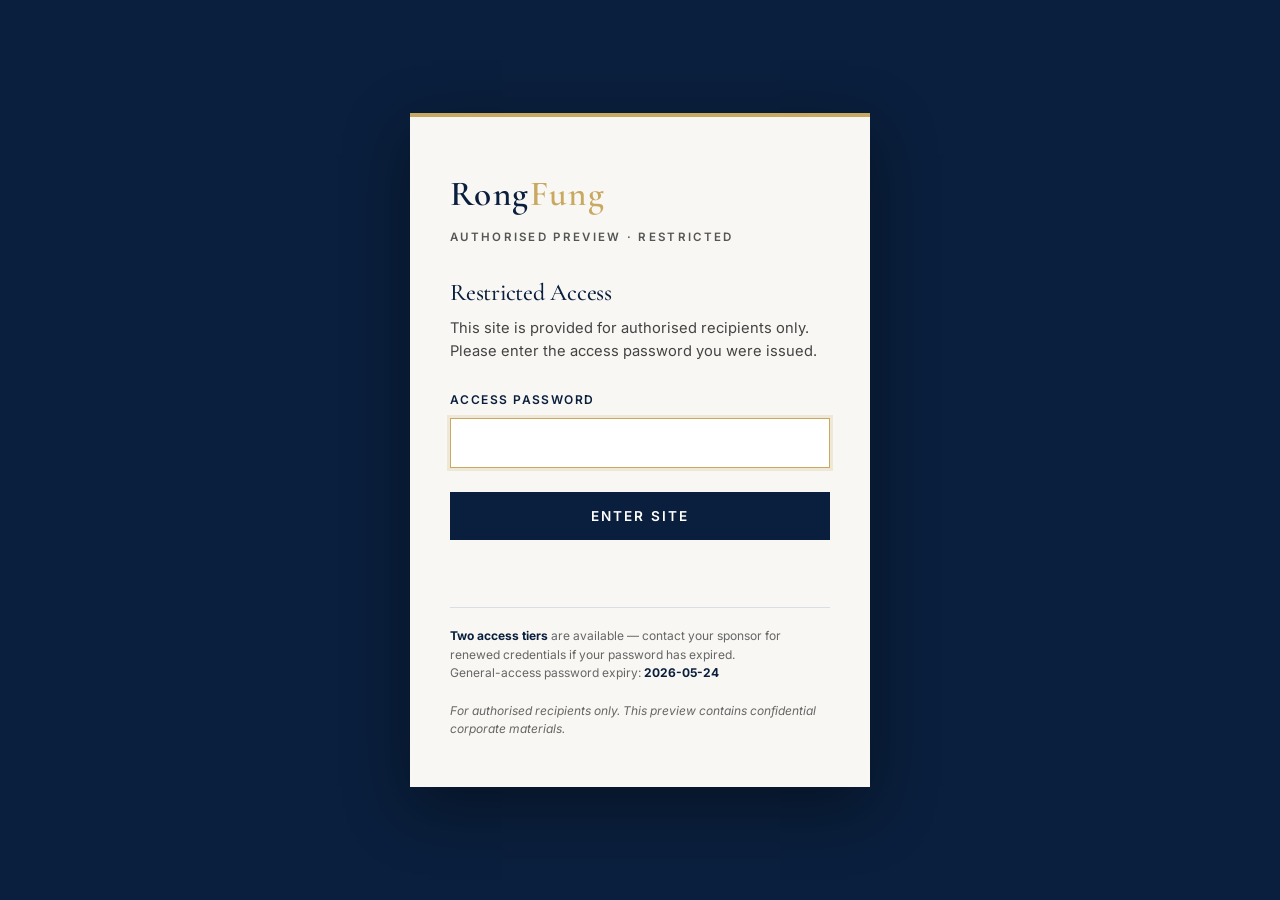
<file: index.html>
<!doctype html>
<html lang="en">
<head>
  <meta charset="utf-8">
  <meta name="viewport" content="width=device-width,initial-scale=1">
  <title data-i18n="brand.name">RongFung Digital Energy</title>
  <meta name="description" content="RongFung Digital Energy — new-type energy-storage technology company. Specialists in distributed C&I storage, source-grid-side storage, PV electronics and grid-forming converters.">
  <link rel="preconnect" href="https://fonts.googleapis.com">
  <link rel="preconnect" href="https://fonts.gstatic.com" crossorigin>
  <link href="https://fonts.googleapis.com/css2?family=Cormorant+Garamond:wght@400;500;600&family=Inter:wght@400;500;600;700&family=Noto+Serif+SC:wght@500;600;700&family=Noto+Serif+TC:wght@500;600;700&family=Noto+Sans+SC:wght@400;500;600&family=Noto+Sans+TC:wght@400;500;600&family=JetBrains+Mono:wght@400;500&display=swap" rel="stylesheet">
  <link rel="stylesheet" href="assets/css/style.css">
  <script src="assets/js/auth.js"></script>
</head>
<body class="lang-en">
  <a class="skip" href="#main">Skip to content</a>

  <div class="announce">
    <strong data-i18n="announce.label">Notice</strong><span data-i18n="announce">For information purposes only.</span>
  </div>

  <nav class="nav" aria-label="Primary">
    <div class="nav-inner">
      <a href="index.html" class="brand">
        <img src="assets/img/photos/rongfung-logo.png" alt="RongFung Digital Energy" class="brand-logo">
        <div class="brand-text">
          <span class="name" data-i18n="brand.name">RongFung Digital Energy</span>
          <span class="sub" data-i18n="brand.sub">NEW-ENERGY STORAGE TECHNOLOGY</span>
        </div>
      </a>
      <ul class="nav-links">
        <li><a href="index.html" class="active" data-i18n="nav.home">Home</a></li>
        <li><a href="about.html" data-i18n="nav.about">About</a></li>
        <li><a href="products.html" data-i18n="nav.products">Products</a></li>
        <li><a href="solutions.html" data-i18n="nav.solutions">Solutions</a></li>
        <li><a href="technology.html" data-i18n="nav.technology">Technology</a></li>
        <li><a href="investors.html" data-i18n="nav.investors">Investors</a></li>
      </ul>
      <div class="nav-lang" role="group" aria-label="Language">
        <button data-lang="en" class="active">EN</button>
        <button data-lang="zh">简</button>
        <button data-lang="tc">繁</button>
      </div>
      <button class="nav-toggle" aria-label="Menu">☰</button>
    </div>
  </nav>

  <main id="main">
    <!-- Hero -->
    <section class="hero">
      <div class="container">
        <span class="eyebrow" data-i18n="home.eyebrow">DIGITAL ENERGY · STORAGE SYSTEMS</span>
        <h1 data-i18n="home.title">Engineering the backbone of China's new power system.</h1>
        <p class="lead" data-i18n="home.lead">RongFung Digital Energy delivers end-to-end energy-storage solutions...</p>
        <div>
          <a href="investors.html" class="btn btn-primary" data-i18n="home.cta.ir">Investor Relations</a>
          <a href="products.html" class="btn btn-outline" data-i18n="home.cta.products">Product Portfolio</a>
        </div>
        <div class="hero-meta">
          <div>
            <span data-i18n="home.meta.founded">Founded</span>
            <strong data-i18n="home.meta.founded.val">August 2022, Shenzhen</strong>
          </div>
          <div>
            <span data-i18n="home.meta.focus">Focus</span>
            <strong data-i18n="home.meta.focus.val">Energy Storage Systems</strong>
          </div>
          <div>
            <span data-i18n="home.meta.listing">Headquartered</span>
            <strong data-i18n="home.meta.listing.val">Shenzhen, PRC</strong>
          </div>
        </div>
      </div>
    </section>

    <!-- KPI strip -->
    <section class="kpi-strip compact" style="padding:0;">
      <div class="kpi-grid">
        <div>
          <div class="num">60<em>+</em></div>
          <div class="label" data-i18n="home.kpi.emp">Employees</div>
        </div>
        <div>
          <div class="num">5<em>%</em></div>
          <div class="label" data-i18n="home.kpi.phd">PhDs from 985 universities</div>
        </div>
        <div>
          <div class="num">70<em>%</em></div>
          <div class="label" data-i18n="home.kpi.msc">Master's-level staff</div>
        </div>
        <div>
          <div class="num">1,725<em> kW</em></div>
          <div class="label" data-i18n="home.kpi.power">Max single-unit PCS power</div>
        </div>
      </div>
    </section>

    <!-- Four pillars -->
    <section>
      <div class="container">
        <div class="section-head">
          <span class="eyebrow" data-i18n="home.pillars.eyebrow">FOUR PRODUCT PILLARS</span>
          <h2 data-i18n="home.pillars.title">A fully owned technology stack from chip to cloud.</h2>
          <hr class="divider-gold">
        </div>
        <div class="grid grid-4">
          <div class="pillar">
            <span class="roman">I.</span>
            <h3 data-i18n="home.pillar.pv">Photovoltaic</h3>
            <p data-i18n="home.pillar.pv.desc">Micro-inverters, rapid shutdown devices, optimisers and PV protocol converters.</p>
          </div>
          <div class="pillar">
            <span class="roman">II.</span>
            <h3 data-i18n="home.pillar.ess">Storage</h3>
            <p data-i18n="home.pillar.ess.desc">String & centralised PCS, C&I / grid-area integrators, portable emergency units.</p>
          </div>
          <div class="pillar">
            <span class="roman">III.</span>
            <h3 data-i18n="home.pillar.mgmt">Energy & Battery Management</h3>
            <p data-i18n="home.pillar.mgmt.desc">Modular C&I EMS, cloud platforms and high-precision BMS.</p>
          </div>
          <div class="pillar">
            <span class="roman">IV.</span>
            <h3 data-i18n="home.pillar.app">Energy Applications</h3>
            <p data-i18n="home.pillar.app.desc">Wind-solar-storage hybrids, UPS, micro-grids, emergency power.</p>
          </div>
        </div>
      </div>
    </section>

    <!-- Investment highlights -->
    <section style="background:var(--white); border-top:1px solid var(--ink-200); border-bottom:1px solid var(--ink-200);">
      <div class="container">
        <div class="section-head">
          <span class="eyebrow" data-i18n="home.highlight.eyebrow">INVESTMENT HIGHLIGHTS</span>
          <h2 data-i18n="home.highlight.title">Positioned at the intersection of policy and megawatt-scale demand.</h2>
          <hr class="divider-gold">
        </div>
        <div class="grid grid-2">
          <div class="feature-card">
            <div class="icon-box">01</div>
            <h3 data-i18n="home.hl1.t">Policy-backed TAM</h3>
            <p data-i18n="home.hl1.d">Nearly 30 Chinese provinces mandate renewable + storage pairing.</p>
          </div>
          <div class="feature-card">
            <div class="icon-box">02</div>
            <h3 data-i18n="home.hl2.t">Full-stack proprietary IP</h3>
            <p data-i18n="home.hl2.d">Fully self-developed PCS (up to 1725 kW), VSG, BMS, EMS and cloud platform.</p>
          </div>
          <div class="feature-card">
            <div class="icon-box">03</div>
            <h3 data-i18n="home.hl3.t">Ruggedised portable line</h3>
            <p data-i18n="home.hl3.d">Industrial-grade portable storage qualified under extreme temperature, dust, salt-spray, vibration and EMC conditions.</p>
          </div>
          <div class="feature-card">
            <div class="icon-box">04</div>
            <h3 data-i18n="home.hl4.t">Proven at scale</h3>
            <p data-i18n="home.hl4.d">Delivered projects include a 100 MW / 200 MWh system in Ningxia.</p>
          </div>
        </div>
      </div>
    </section>

    <!-- Closing block -->
    <section style="background:var(--navy-900); color:var(--white);">
      <div class="container">
        <div class="grid grid-2" style="align-items:center;">
          <div>
            <span class="eyebrow" style="color:var(--gold-400);" data-i18n="home.pillars.eyebrow">FOUR PRODUCT PILLARS</span>
            <h2 style="color:var(--white);" data-i18n="sol.newpower.title">The New Power System</h2>
            <p style="color:var(--ink-200);" data-i18n="sol.newpower.p1">Building a new power system with renewables at its core is a central policy decision under China's dual-carbon goals.</p>
            <p style="color:var(--ink-200);" data-i18n="sol.newpower.p2">RongFung's integrated approach combines "green supply" with "green consumption".</p>
            <a href="solutions.html" class="btn btn-outline" style="margin-top:1rem;" data-i18n="nav.solutions">Solutions</a>
          </div>
          <div style="border:1px solid rgba(255,255,255,0.15); padding:40px; background:rgba(255,255,255,0.03);">
            <span class="pill dark" data-i18n="sol.newpower.title">The New Power System</span>
            <div style="margin-top:1.5rem;">
              <div style="display:flex; justify-content:space-between; padding:14px 0; border-bottom:1px solid rgba(255,255,255,0.08);">
                <span style="color:var(--ink-300); font-size:0.9rem;" data-i18n="inv.mkt.1.t">PCS / Integrated Converter-Transformer</span>
                <strong style="color:var(--gold-400); font-family:var(--font-serif); font-size:1.15rem;" data-i18n="inv.mkt.1.v">≈ RMB 18.3 bn</strong>
              </div>
              <div style="display:flex; justify-content:space-between; padding:14px 0; border-bottom:1px solid rgba(255,255,255,0.08);">
                <span style="color:var(--ink-300); font-size:0.9rem;" data-i18n="inv.mkt.2.t">C&I Storage Systems</span>
                <strong style="color:var(--gold-400); font-family:var(--font-serif); font-size:1.15rem;" data-i18n="inv.mkt.2.v">RMB 19-24 bn</strong>
              </div>
              <div style="display:flex; justify-content:space-between; padding:14px 0; border-bottom:1px solid rgba(255,255,255,0.08);">
                <span style="color:var(--ink-300); font-size:0.9rem;" data-i18n="inv.mkt.3.t">Grid-Area Storage (Taiqu)</span>
                <strong style="color:var(--gold-400); font-family:var(--font-serif); font-size:1.15rem;" data-i18n="inv.mkt.3.v">≈ RMB 40 bn</strong>
              </div>
              <div style="display:flex; justify-content:space-between; padding:14px 0; border-bottom:1px solid rgba(255,255,255,0.08);">
                <span style="color:var(--ink-300); font-size:0.9rem;" data-i18n="inv.mkt.4.t">Grid-Supporting Converter</span>
                <strong style="color:var(--gold-400); font-family:var(--font-serif); font-size:1.15rem;" data-i18n="inv.mkt.4.v">≈ RMB 17 bn</strong>
              </div>
              <div style="display:flex; justify-content:space-between; padding:14px 0;">
                <span style="color:var(--ink-300); font-size:0.9rem;" data-i18n="inv.mkt.5.t">PV Protocol Converter</span>
                <strong style="color:var(--gold-400); font-family:var(--font-serif); font-size:1.15rem;" data-i18n="inv.mkt.5.v">≈ RMB 9 bn</strong>
              </div>
            </div>
            <p class="small" style="color:var(--ink-400); margin-top:1rem; font-style:italic;">Source: CNESA, CITIC Securities Research.</p>
          </div>
        </div>
      </div>
    </section>
  </main>

  <footer class="site-foot">
    <div class="container">
      <div class="foot-grid">
        <div>
          <div class="foot-brand">Rong<span>Fung</span> Digital Energy</div>
          <p class="foot-desc" data-i18n="foot.desc">RongFung Digital Energy is a new-energy storage technology company.</p>
        </div>
        <div>
          <h4 data-i18n="foot.nav">Site Navigation</h4>
          <ul>
            <li><a href="about.html" data-i18n="nav.about">About</a></li>
            <li><a href="products.html" data-i18n="nav.products">Products</a></li>
            <li><a href="solutions.html" data-i18n="nav.solutions">Solutions</a></li>
            <li><a href="technology.html" data-i18n="nav.technology">Technology</a></li>
            <li><a href="investors.html" data-i18n="nav.investors">Investors</a></li>
          </ul>
        </div>
        <div>
          <h4 data-i18n="foot.corp">Corporate</h4>
          <ul>
            <li><strong data-i18n="foot.headquarters">Headquarters</strong></li>
            <li><span data-i18n="foot.address">Longgang, Shenzhen, PRC</span></li>
            <li style="margin-top:1rem;"><strong data-i18n="foot.rd">R&D Centres</strong></li>
            <li><span data-i18n="foot.rd.loc">Shenzhen · Xi'an · Changde</span></li>
          </ul>
        </div>
        <div>
          <h4 data-i18n="foot.ir">Investor Information</h4>
          <ul>
            <li><a href="investors.html" data-i18n="foot.governance">Corporate Governance</a></li>
            <li><a href="investors.html" data-i18n="foot.announcements">Announcements</a></li>
            <li><a href="investors.html#contact" data-i18n="foot.contact">Contact IR</a></li>
          </ul>
        </div>
      </div>
      <div class="foot-legal">
        <span data-i18n="foot.copyright">© 2026 RongFung Digital Energy Technology (Shenzhen) Co., Ltd.</span>
        <span class="disclaimer" data-i18n="foot.disclaimer">The contents of this website are for general information only.</span>
      </div>
    </div>
  </footer>

  <script src="assets/js/i18n.js"></script>
</body>
</html>
</file>
<file: assets/css/style.css>
/* =================================================================
   RongFung Digital Energy — Corporate Site
   Investor-Formal Design System
   ================================================================= */

/* Real RongFung logo (replaces the "R F" placeholder mark) */
.brand-logo {
  display: block;
  height: 38px;
  width: auto;
  margin-right: 0.8rem;
}
.foot-brand-logo {
  display: block;
  height: 32px;
  width: auto;
  margin-bottom: 0.5rem;
}

/* Per-language inline blocks (used on detail pages) */
body.lang-en .l-zh, body.lang-en .l-tc { display: none !important; }
body.lang-zh .l-en, body.lang-zh .l-tc { display: none !important; }
body.lang-tc .l-en, body.lang-tc .l-zh { display: none !important; }

/* Product hero illustrations + project case-study images */
.product-hero-img,
.project-img {
  display: block;
  width: 100%;
  height: auto;
  max-width: 480px;
  margin: 0 auto 1.4rem;
  border: 1px solid var(--ink-200, #d0d0d0);
  background: var(--paper, #F8F7F3);
}
.project-img {
  margin: 0 0 1rem;
  max-width: 100%;
}
.card .project-img {
  margin-left: -1.5rem;
  margin-right: -1.5rem;
  margin-top: -1.5rem;
  width: calc(100% + 3rem);
  max-width: none;
  border-left: 0;
  border-right: 0;
  border-top: 0;
}

:root {
  /* Brand palette — HKEX prospectus-inspired */
  --navy-900: #0A1F3D;
  --navy-800: #0B2545;
  --navy-700: #143A6B;
  --navy-600: #1E4D8B;
  --gold-500: #C9A961;
  --gold-400: #D6BB7A;
  --gold-300: #E4CF9B;
  --ink-900: #111418;
  --ink-700: #2F3640;
  --ink-500: #5A6572;
  --ink-400: #858E99;
  --ink-300: #B4BCC5;
  --ink-200: #D9DEE4;
  --ink-100: #ECEEF1;
  --paper: #F8F7F3;
  --white: #FFFFFF;
  --red-accent: #A6192E;

  /* Typography */
  --font-serif: 'Cormorant Garamond', 'Noto Serif SC', 'Noto Serif TC', Georgia, 'Times New Roman', serif;
  --font-sans: 'Inter', 'Noto Sans SC', 'Noto Sans TC', -apple-system, BlinkMacSystemFont, 'Helvetica Neue', Arial, sans-serif;
  --font-mono: 'JetBrains Mono', 'Consolas', 'Menlo', monospace;

  /* Layout */
  --container: 1240px;
  --radius-sm: 2px;
  --radius-md: 4px;
  --shadow-sm: 0 1px 2px rgba(10, 31, 61, 0.06);
  --shadow-md: 0 4px 16px rgba(10, 31, 61, 0.08);
  --shadow-lg: 0 12px 40px rgba(10, 31, 61, 0.12);
}

/* ----- Reset ----- */
*, *::before, *::after { box-sizing: border-box; }
html { scroll-behavior: smooth; -webkit-text-size-adjust: 100%; }
body {
  margin: 0;
  font-family: var(--font-sans);
  font-size: 16px;
  line-height: 1.65;
  color: var(--ink-700);
  background: var(--paper);
  -webkit-font-smoothing: antialiased;
}
img { max-width: 100%; display: block; }
a { color: var(--navy-700); text-decoration: none; transition: color .2s; }
a:hover { color: var(--gold-500); }
button { font-family: inherit; cursor: pointer; }
figure { margin: 0; }

/* ----- Typography ----- */
h1, h2, h3, h4, h5 {
  font-family: var(--font-serif);
  color: var(--navy-900);
  font-weight: 500;
  letter-spacing: -0.01em;
  margin: 0 0 .6em;
  line-height: 1.2;
}
h1 { font-size: clamp(2.2rem, 4vw, 3.4rem); font-weight: 500; }
h2 { font-size: clamp(1.7rem, 2.6vw, 2.3rem); }
h3 { font-size: clamp(1.25rem, 1.8vw, 1.55rem); }
h4 { font-size: 1.1rem; }
.lang-zh h1, .lang-tc h1, .lang-zh h2, .lang-tc h2,
.lang-zh h3, .lang-tc h3, .lang-zh h4, .lang-tc h4 {
  font-family: 'Noto Serif SC', 'Noto Serif TC', 'Songti SC', serif;
  font-weight: 600;
  letter-spacing: 0;
}
p { margin: 0 0 1rem; }

.eyebrow {
  font-family: var(--font-sans);
  font-size: 0.75rem;
  font-weight: 600;
  letter-spacing: 0.18em;
  text-transform: uppercase;
  color: var(--gold-500);
  margin: 0 0 1rem;
  display: inline-block;
}
.eyebrow::before {
  content: '';
  display: inline-block;
  width: 28px;
  height: 1px;
  background: var(--gold-500);
  vertical-align: middle;
  margin-right: .6rem;
}

.lead {
  font-size: 1.15rem;
  line-height: 1.7;
  color: var(--ink-700);
  max-width: 68ch;
}

.muted { color: var(--ink-500); }

/* ----- Layout ----- */
.container {
  max-width: var(--container);
  margin: 0 auto;
  padding: 0 28px;
}
section { padding: 96px 0; }
section.compact { padding: 64px 0; }
.divider-gold {
  width: 48px;
  height: 2px;
  background: var(--gold-500);
  margin: 0 0 1.5rem;
  border: 0;
}

.grid { display: grid; gap: 32px; }
.grid-2 { grid-template-columns: repeat(2, 1fr); }
.grid-3 { grid-template-columns: repeat(3, 1fr); }
.grid-4 { grid-template-columns: repeat(4, 1fr); }
@media (max-width: 960px) {
  .grid-2, .grid-3, .grid-4 { grid-template-columns: 1fr; }
  section { padding: 64px 0; }
}

/* ----- Announcement bar ----- */
.announce {
  background: var(--navy-900);
  color: var(--ink-200);
  font-size: 0.82rem;
  letter-spacing: .04em;
  text-align: center;
  padding: 8px 20px;
  border-bottom: 1px solid rgba(201, 169, 97, 0.25);
}
.announce strong { color: var(--gold-400); margin-right: .6rem; }

/* ----- Navigation ----- */
.nav {
  background: var(--white);
  border-bottom: 1px solid var(--ink-200);
  position: sticky;
  top: 0;
  z-index: 100;
  backdrop-filter: saturate(1.2);
}
.nav-inner {
  max-width: var(--container);
  margin: 0 auto;
  padding: 0 28px;
  height: 78px;
  display: flex;
  align-items: center;
  gap: 48px;
}
.brand {
  display: flex;
  align-items: center;
  gap: 14px;
  text-decoration: none;
}
.brand-mark {
  width: 42px; height: 42px;
  display: grid; place-items: center;
  background: linear-gradient(145deg, var(--navy-800), var(--navy-700));
  color: var(--gold-400);
  font-family: var(--font-serif);
  font-weight: 600;
  font-size: 1.2rem;
  border-radius: 2px;
  letter-spacing: -.02em;
}
.brand-text .name {
  font-family: var(--font-serif);
  font-size: 1.18rem;
  color: var(--navy-900);
  font-weight: 600;
  display: block;
  line-height: 1.1;
}
.brand-text .sub {
  font-size: 0.72rem;
  color: var(--ink-500);
  letter-spacing: .12em;
  text-transform: uppercase;
}
.nav-links {
  display: flex;
  gap: 32px;
  margin-left: auto;
  list-style: none;
  padding: 0;
}
.nav-links a {
  font-size: 0.92rem;
  color: var(--ink-700);
  font-weight: 500;
  padding: 6px 2px;
  border-bottom: 2px solid transparent;
}
.nav-links a:hover, .nav-links a.active {
  color: var(--navy-900);
  border-bottom-color: var(--gold-500);
}
.nav-lang {
  display: flex;
  align-items: center;
  gap: 2px;
  border: 1px solid var(--ink-200);
  border-radius: 2px;
  padding: 2px;
}
.nav-lang button {
  background: transparent;
  border: 0;
  padding: 6px 10px;
  font-size: 0.78rem;
  font-weight: 600;
  letter-spacing: .05em;
  color: var(--ink-500);
  border-radius: 2px;
}
.nav-lang button.active {
  background: var(--navy-800);
  color: var(--gold-400);
}
.nav-toggle { display: none; background: transparent; border: 0; font-size: 1.5rem; color: var(--navy-900); }

@media (max-width: 960px) {
  .nav-inner { height: 64px; gap: 16px; }
  .nav-links { display: none; position: absolute; top: 64px; left: 0; right: 0; background: var(--white); flex-direction: column; gap: 0; border-bottom: 1px solid var(--ink-200); padding: 8px 0; }
  .nav-links.open { display: flex; }
  .nav-links li { padding: 10px 28px; border-bottom: 1px solid var(--ink-100); }
  .nav-toggle { display: block; margin-left: auto; }
}

/* ----- Hero ----- */
.hero {
  background: linear-gradient(135deg, var(--navy-900) 0%, var(--navy-800) 55%, var(--navy-700) 100%);
  color: var(--white);
  position: relative;
  overflow: hidden;
  padding: 120px 0 110px;
}
.hero::before {
  content: '';
  position: absolute;
  inset: 0;
  background-image:
    radial-gradient(ellipse 80% 60% at 85% 20%, rgba(201, 169, 97, 0.14), transparent 70%),
    radial-gradient(ellipse 60% 70% at 10% 90%, rgba(30, 77, 139, 0.5), transparent 70%);
  pointer-events: none;
}
.hero::after {
  content: '';
  position: absolute;
  inset: 0;
  background-image:
    linear-gradient(to right, rgba(255,255,255,0.035) 1px, transparent 1px),
    linear-gradient(to bottom, rgba(255,255,255,0.035) 1px, transparent 1px);
  background-size: 80px 80px;
  pointer-events: none;
}
.hero .container { position: relative; z-index: 2; }
.hero .eyebrow { color: var(--gold-400); }
.hero h1 {
  color: var(--white);
  max-width: 18ch;
}
.hero .lead { color: var(--ink-200); max-width: 56ch; margin-bottom: 2.2rem; }
.hero-meta {
  display: flex;
  gap: 48px;
  margin-top: 3rem;
  padding-top: 2rem;
  border-top: 1px solid rgba(255,255,255,0.12);
  flex-wrap: wrap;
}
.hero-meta div span {
  display: block;
  font-size: 0.74rem;
  letter-spacing: .14em;
  text-transform: uppercase;
  color: var(--gold-400);
  margin-bottom: .4rem;
}
.hero-meta div strong {
  font-family: var(--font-serif);
  font-size: 1.3rem;
  color: var(--white);
  font-weight: 500;
  letter-spacing: .02em;
}

.sub-hero {
  padding: 72px 0;
  background: var(--navy-900);
  color: var(--white);
  border-bottom: 3px solid var(--gold-500);
}
.sub-hero h1 { color: var(--white); }
.sub-hero .eyebrow { color: var(--gold-400); }
.sub-hero p { color: var(--ink-200); max-width: 62ch; }

/* ----- Buttons ----- */
.btn {
  display: inline-block;
  padding: 14px 28px;
  font-size: 0.92rem;
  font-weight: 600;
  letter-spacing: .06em;
  text-transform: uppercase;
  border: 1px solid transparent;
  border-radius: 2px;
  transition: all .2s;
}
.btn-primary { background: var(--gold-500); color: var(--navy-900); }
.btn-primary:hover { background: var(--gold-400); color: var(--navy-900); }
.btn-outline { background: transparent; border-color: var(--gold-500); color: var(--gold-400); }
.btn-outline:hover { background: var(--gold-500); color: var(--navy-900); }
.btn-dark { background: var(--navy-800); color: var(--white); }
.btn-dark:hover { background: var(--navy-700); color: var(--gold-400); }
.btn + .btn { margin-left: 12px; }

/* ----- KPI strip ----- */
.kpi-strip {
  background: var(--white);
  border-top: 1px solid var(--ink-200);
  border-bottom: 1px solid var(--ink-200);
}
.kpi-grid {
  display: grid;
  grid-template-columns: repeat(4, 1fr);
}
.kpi-grid > div {
  padding: 36px 28px;
  border-right: 1px solid var(--ink-100);
  text-align: left;
}
.kpi-grid > div:last-child { border-right: 0; }
.kpi-grid .num {
  font-family: var(--font-serif);
  font-size: 2.4rem;
  font-weight: 500;
  color: var(--navy-900);
  line-height: 1;
  margin-bottom: .5rem;
  letter-spacing: -.02em;
}
.kpi-grid .num em {
  font-style: normal;
  font-size: 1.3rem;
  color: var(--gold-500);
  font-weight: 500;
}
.kpi-grid .label {
  font-size: 0.82rem;
  color: var(--ink-500);
  letter-spacing: .04em;
}
@media (max-width: 960px) {
  .kpi-grid { grid-template-columns: repeat(2, 1fr); }
  .kpi-grid > div:nth-child(2) { border-right: 0; }
  .kpi-grid > div:nth-child(1), .kpi-grid > div:nth-child(2) { border-bottom: 1px solid var(--ink-100); }
}

/* ----- Cards ----- */
.card {
  background: var(--white);
  border: 1px solid var(--ink-200);
  padding: 36px 32px;
  transition: all .25s ease;
  position: relative;
}
.card:hover {
  border-color: var(--gold-500);
  box-shadow: var(--shadow-md);
}
.card .num-tag {
  font-family: var(--font-serif);
  font-size: 0.9rem;
  color: var(--gold-500);
  letter-spacing: .1em;
  margin-bottom: 1.2rem;
  display: block;
}
.card h3 { margin-bottom: .6rem; }
.card p { color: var(--ink-500); font-size: 0.95rem; }
.card ul {
  padding-left: 1.1rem;
  margin: 1rem 0 0;
  color: var(--ink-500);
  font-size: 0.9rem;
}
.card ul li { margin-bottom: .3rem; }

.feature-card {
  background: var(--white);
  border-top: 3px solid var(--gold-500);
  padding: 40px 32px;
  box-shadow: var(--shadow-sm);
}
.feature-card .icon-box {
  width: 52px; height: 52px;
  background: var(--navy-900);
  color: var(--gold-400);
  display: grid; place-items: center;
  font-family: var(--font-serif);
  font-size: 1.3rem;
  margin-bottom: 1.2rem;
  border-radius: 2px;
}

.highlight-card {
  background: var(--navy-900);
  color: var(--white);
  padding: 48px 40px;
  border-left: 4px solid var(--gold-500);
}
.highlight-card h3 { color: var(--white); }
.highlight-card p { color: var(--ink-200); }

/* ----- Tables ----- */
table.data {
  width: 100%;
  border-collapse: collapse;
  font-size: 0.92rem;
  background: var(--white);
  border: 1px solid var(--ink-200);
}
table.data caption {
  text-align: left;
  padding: 14px 20px;
  font-family: var(--font-serif);
  font-size: 1.1rem;
  color: var(--navy-900);
  background: var(--ink-100);
  border-bottom: 1px solid var(--ink-200);
  font-weight: 500;
}
table.data th, table.data td {
  padding: 12px 16px;
  text-align: left;
  border-bottom: 1px solid var(--ink-100);
  vertical-align: top;
}
table.data th {
  background: var(--paper);
  font-size: 0.78rem;
  letter-spacing: .08em;
  text-transform: uppercase;
  color: var(--ink-500);
  font-weight: 600;
}
table.data tr:last-child td { border-bottom: 0; }
table.data tr:hover td { background: var(--paper); }

/* ----- Section headers ----- */
.section-head {
  text-align: left;
  margin-bottom: 56px;
  max-width: 780px;
}
.section-head.centered { margin-left: auto; margin-right: auto; text-align: center; }
.section-head.centered .divider-gold { margin-left: auto; margin-right: auto; }

/* ----- Pills / tags ----- */
.pill {
  display: inline-block;
  padding: 4px 12px;
  font-size: 0.72rem;
  font-weight: 600;
  letter-spacing: .08em;
  text-transform: uppercase;
  border: 1px solid var(--gold-500);
  color: var(--gold-500);
  border-radius: 999px;
  margin-right: 8px;
  margin-bottom: 8px;
  background: rgba(201, 169, 97, 0.06);
}
.pill.dark { background: var(--navy-900); color: var(--gold-400); border-color: var(--navy-900); }

/* ----- Product tiles (homepage) ----- */
.pillar {
  background: var(--white);
  border: 1px solid var(--ink-200);
  padding: 44px 36px;
  position: relative;
  min-height: 340px;
  display: flex;
  flex-direction: column;
  transition: all .3s ease;
}
.pillar:hover {
  border-color: var(--gold-500);
  transform: translateY(-4px);
  box-shadow: var(--shadow-lg);
}
.pillar .roman {
  font-family: var(--font-serif);
  font-size: 1rem;
  color: var(--gold-500);
  letter-spacing: .2em;
  position: absolute;
  top: 22px;
  right: 28px;
}
.pillar h3 { margin-top: 60px; }
.pillar ul {
  margin-top: auto;
  padding-left: 1.1rem;
  color: var(--ink-500);
  font-size: 0.9rem;
  line-height: 1.6;
}

/* ----- Timeline ----- */
.timeline { position: relative; padding-left: 40px; }
.timeline::before {
  content: '';
  position: absolute;
  left: 8px; top: 8px; bottom: 8px;
  width: 2px;
  background: var(--ink-200);
}
.timeline-item { position: relative; margin-bottom: 36px; }
.timeline-item::before {
  content: '';
  position: absolute;
  left: -38px;
  top: 10px;
  width: 10px; height: 10px;
  background: var(--gold-500);
  border: 2px solid var(--white);
  box-shadow: 0 0 0 1px var(--gold-500);
  border-radius: 50%;
}
.timeline-item time {
  display: block;
  font-family: var(--font-serif);
  font-size: 1.1rem;
  color: var(--navy-900);
  font-weight: 600;
  margin-bottom: .3rem;
}
.timeline-item p { color: var(--ink-500); font-size: 0.95rem; }

/* ----- Stat block ----- */
.stat-block {
  text-align: center;
  padding: 28px 20px;
  border-left: 1px solid var(--ink-200);
}
.stat-block:first-child { border-left: 0; }
.stat-block .big {
  font-family: var(--font-serif);
  font-size: 3rem;
  color: var(--navy-900);
  font-weight: 500;
  line-height: 1;
  margin-bottom: .8rem;
  letter-spacing: -.02em;
}
.stat-block .big em {
  font-style: normal;
  font-size: 1.6rem;
  color: var(--gold-500);
  margin-left: 4px;
}
.stat-block .desc { font-size: 0.88rem; color: var(--ink-500); }

/* ----- Market charts (CSS bars) ----- */
.bar-chart { margin-top: 1.5rem; }
.bar-chart .bar-row {
  display: grid;
  grid-template-columns: 180px 1fr 80px;
  gap: 16px;
  align-items: center;
  margin-bottom: 16px;
  font-size: 0.9rem;
}
.bar-chart .bar-label { color: var(--ink-700); font-weight: 500; }
.bar-chart .bar-track {
  background: var(--ink-100);
  height: 10px;
  border-radius: 2px;
  overflow: hidden;
}
.bar-chart .bar-fill {
  height: 100%;
  background: linear-gradient(90deg, var(--navy-700), var(--gold-500));
  border-radius: 2px;
}
.bar-chart .bar-value { font-family: var(--font-serif); color: var(--navy-900); font-weight: 600; text-align: right; }

/* ----- Blockquote / pull ----- */
.pull {
  font-family: var(--font-serif);
  font-size: 1.5rem;
  line-height: 1.5;
  color: var(--navy-900);
  border-left: 3px solid var(--gold-500);
  padding: 8px 0 8px 28px;
  margin: 2rem 0;
  max-width: 68ch;
}

/* ----- Footer ----- */
footer.site-foot {
  background: var(--navy-900);
  color: var(--ink-300);
  padding: 72px 0 32px;
  font-size: 0.9rem;
}
footer .foot-grid {
  display: grid;
  grid-template-columns: 2fr 1fr 1fr 1fr;
  gap: 40px;
  margin-bottom: 48px;
}
footer h4 {
  color: var(--gold-400);
  font-family: var(--font-sans);
  font-size: 0.8rem;
  letter-spacing: .16em;
  text-transform: uppercase;
  margin-bottom: 1.2rem;
  font-weight: 600;
}
footer ul { list-style: none; padding: 0; margin: 0; }
footer ul li { margin-bottom: .6rem; }
footer a { color: var(--ink-300); }
footer a:hover { color: var(--gold-400); }
footer .foot-brand {
  font-family: var(--font-serif);
  font-size: 1.3rem;
  color: var(--white);
  margin-bottom: 1rem;
  font-weight: 500;
}
footer .foot-brand span { color: var(--gold-400); }
footer .foot-desc { color: var(--ink-300); max-width: 40ch; line-height: 1.6; }
footer .foot-legal {
  border-top: 1px solid rgba(255,255,255,0.08);
  padding-top: 24px;
  display: flex;
  justify-content: space-between;
  flex-wrap: wrap;
  gap: 16px;
  font-size: 0.8rem;
  color: var(--ink-400);
}
footer .foot-legal .disclaimer { max-width: 68ch; font-style: italic; }
@media (max-width: 960px) {
  footer .foot-grid { grid-template-columns: 1fr 1fr; }
}
@media (max-width: 560px) {
  footer .foot-grid { grid-template-columns: 1fr; }
}

/* ----- i18n visibility ----- */
[data-i18n] { }
.lang-zh .en-only, .lang-tc .en-only { display: none !important; }
.lang-en .zh-only, .lang-tc .zh-only { display: none !important; }
.lang-en .tc-only, .lang-zh .tc-only { display: none !important; }

/* ----- Utility ----- */
.text-center { text-align: center; }
.mt-0 { margin-top: 0 !important; }
.mb-0 { margin-bottom: 0 !important; }
.mt-3 { margin-top: 2rem; }
.mb-3 { margin-bottom: 2rem; }
.small { font-size: 0.85rem; }
.source {
  font-size: 0.78rem;
  color: var(--ink-400);
  font-style: italic;
  margin-top: 1rem;
}

/* ----- Two-column prose ----- */
.prose-2col {
  display: grid;
  grid-template-columns: 260px 1fr;
  gap: 64px;
  align-items: start;
}
.prose-2col h2 { margin-top: 0; position: sticky; top: 110px; }
@media (max-width: 960px) {
  .prose-2col { grid-template-columns: 1fr; gap: 24px; }
  .prose-2col h2 { position: static; }
}

/* ----- Tabular spec blocks ----- */
.spec-panel {
  background: var(--white);
  border: 1px solid var(--ink-200);
  padding: 32px;
}
.spec-panel h4 {
  color: var(--navy-900);
  font-family: var(--font-serif);
  font-size: 1.15rem;
  border-bottom: 1px solid var(--ink-200);
  padding-bottom: 10px;
  margin-bottom: 16px;
}
.spec-list {
  list-style: none;
  padding: 0;
  margin: 0;
  font-size: 0.9rem;
}
.spec-list li {
  display: grid;
  grid-template-columns: 1fr auto;
  gap: 12px;
  padding: 8px 0;
  border-bottom: 1px dashed var(--ink-100);
}
.spec-list li:last-child { border-bottom: 0; }
.spec-list li span:first-child { color: var(--ink-500); }
.spec-list li span:last-child { color: var(--ink-900); font-weight: 500; font-family: var(--font-mono); font-size: 0.86rem; }

/* ----- Product gallery icons ----- */
.icon-grid {
  display: grid;
  grid-template-columns: repeat(4, 1fr);
  gap: 24px;
  margin-top: 2rem;
}
.icon-grid .ig-item {
  text-align: center;
  padding: 28px 16px;
  border: 1px solid var(--ink-200);
  background: var(--white);
  transition: all .2s;
}
.icon-grid .ig-item:hover { border-color: var(--gold-500); background: var(--paper); }
.icon-grid svg { margin: 0 auto 12px; }
.icon-grid .ig-item strong { display: block; color: var(--navy-900); margin-bottom: 4px; font-size: 0.95rem; }
.icon-grid .ig-item span { font-size: 0.78rem; color: var(--ink-500); }
@media (max-width: 720px) { .icon-grid { grid-template-columns: repeat(2, 1fr); } }

/* ----- Map / location grid ----- */
.loc-grid {
  display: grid;
  grid-template-columns: repeat(4, 1fr);
  gap: 2px;
  background: var(--ink-200);
  border: 1px solid var(--ink-200);
}
.loc-grid > div {
  background: var(--white);
  padding: 28px 24px;
}
.loc-grid h4 { color: var(--navy-900); font-family: var(--font-serif); font-weight: 600; margin-bottom: .4rem; }
.loc-grid p { font-size: 0.88rem; color: var(--ink-500); margin: 0; }
.loc-grid .tag {
  font-size: 0.72rem;
  color: var(--gold-500);
  letter-spacing: .1em;
  text-transform: uppercase;
  font-weight: 600;
  margin-bottom: .6rem;
  display: block;
}
@media (max-width: 960px) { .loc-grid { grid-template-columns: repeat(2, 1fr); } }

/* ----- Project card ----- */
.proj-card {
  background: var(--white);
  border: 1px solid var(--ink-200);
  padding: 28px 28px 24px;
  position: relative;
}
.proj-card .region {
  font-size: 0.74rem;
  color: var(--gold-500);
  letter-spacing: .14em;
  text-transform: uppercase;
  font-weight: 600;
  margin-bottom: .6rem;
}
.proj-card h4 { font-family: var(--font-serif); color: var(--navy-900); margin-bottom: .6rem; }
.proj-card .scale {
  font-family: var(--font-mono);
  font-size: 0.85rem;
  color: var(--ink-700);
  background: var(--ink-100);
  display: inline-block;
  padding: 2px 10px;
  margin-top: 8px;
}
.proj-card .scope { color: var(--ink-500); font-size: 0.92rem; margin-top: 1rem; }

/* ----- Skip-nav & a11y ----- */
.skip { position: absolute; left: -999px; top: 0; }
.skip:focus { left: 10px; top: 10px; background: var(--navy-900); color: var(--gold-400); padding: 8px 14px; z-index: 1000; }

/* ----- Print ----- */
@media print {
  .nav, footer.site-foot, .announce { display: none; }
  section { padding: 24px 0; break-inside: avoid; }
}
</file>
